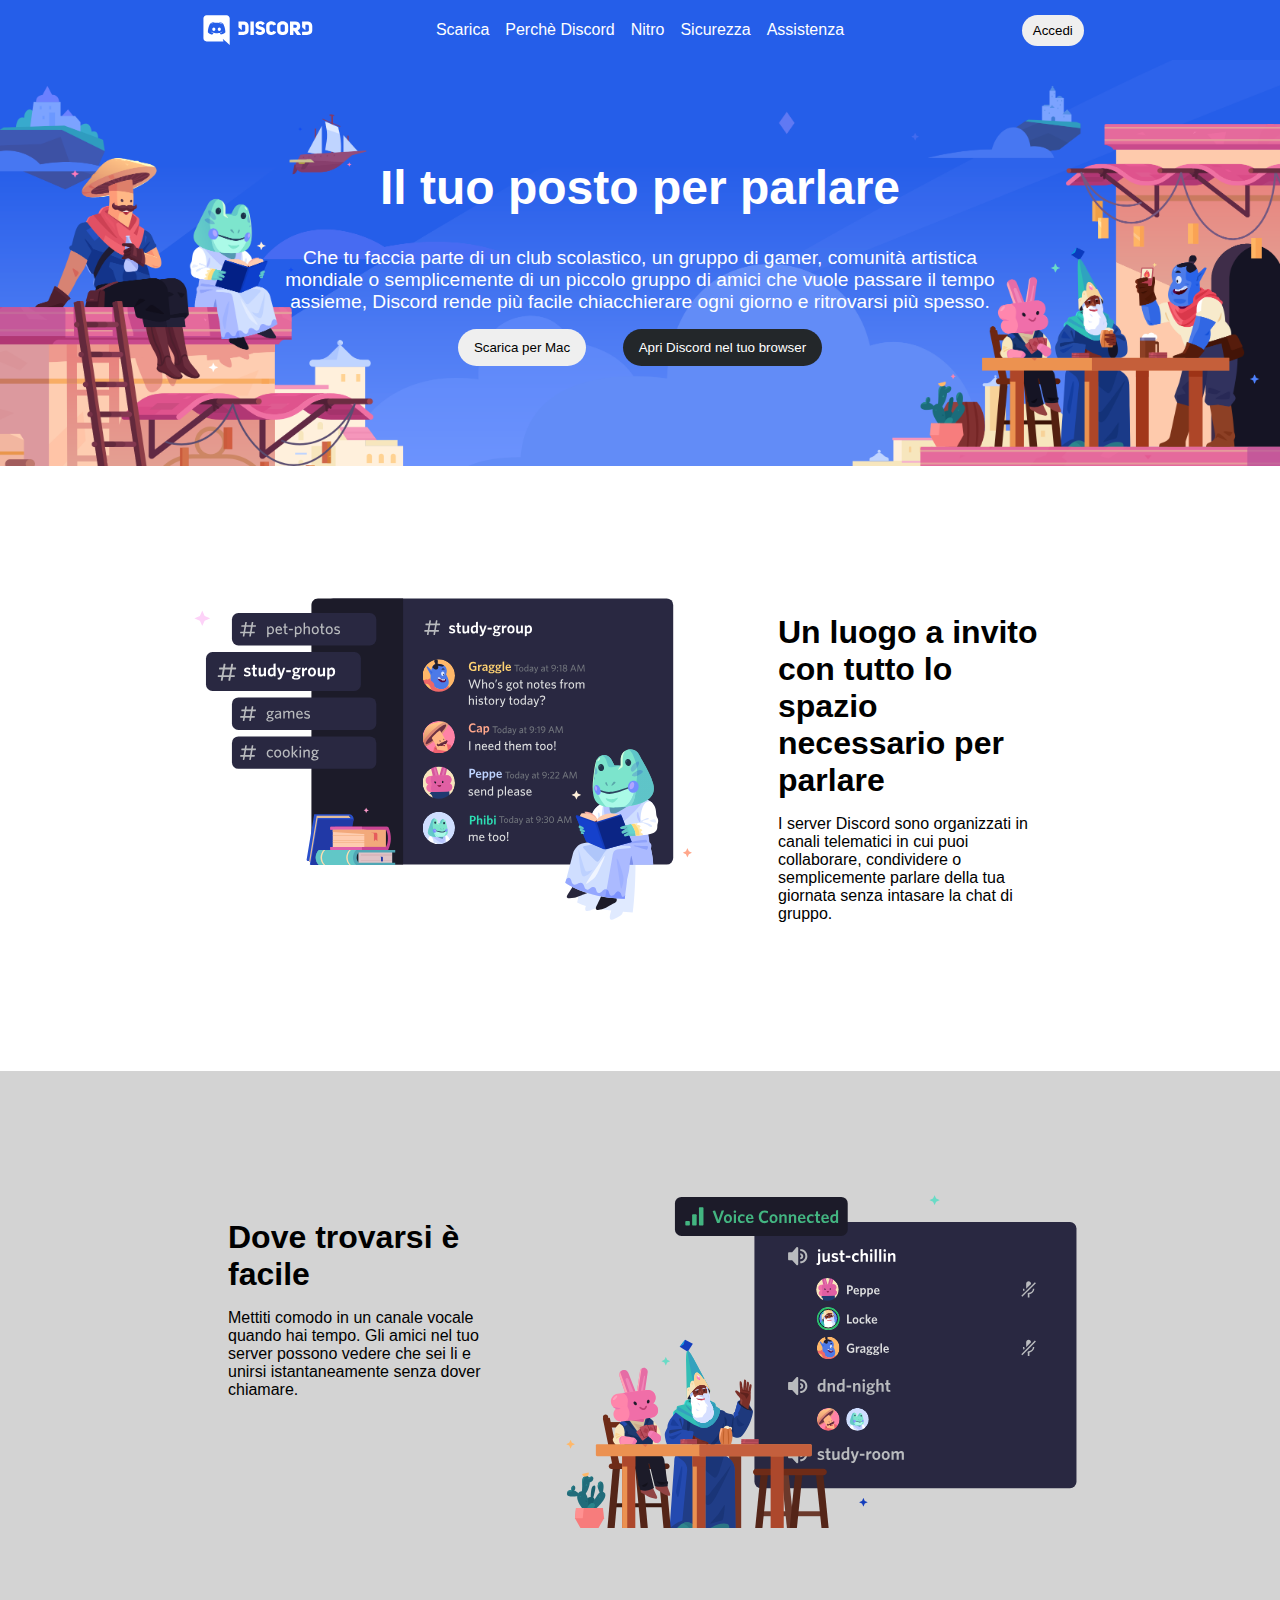
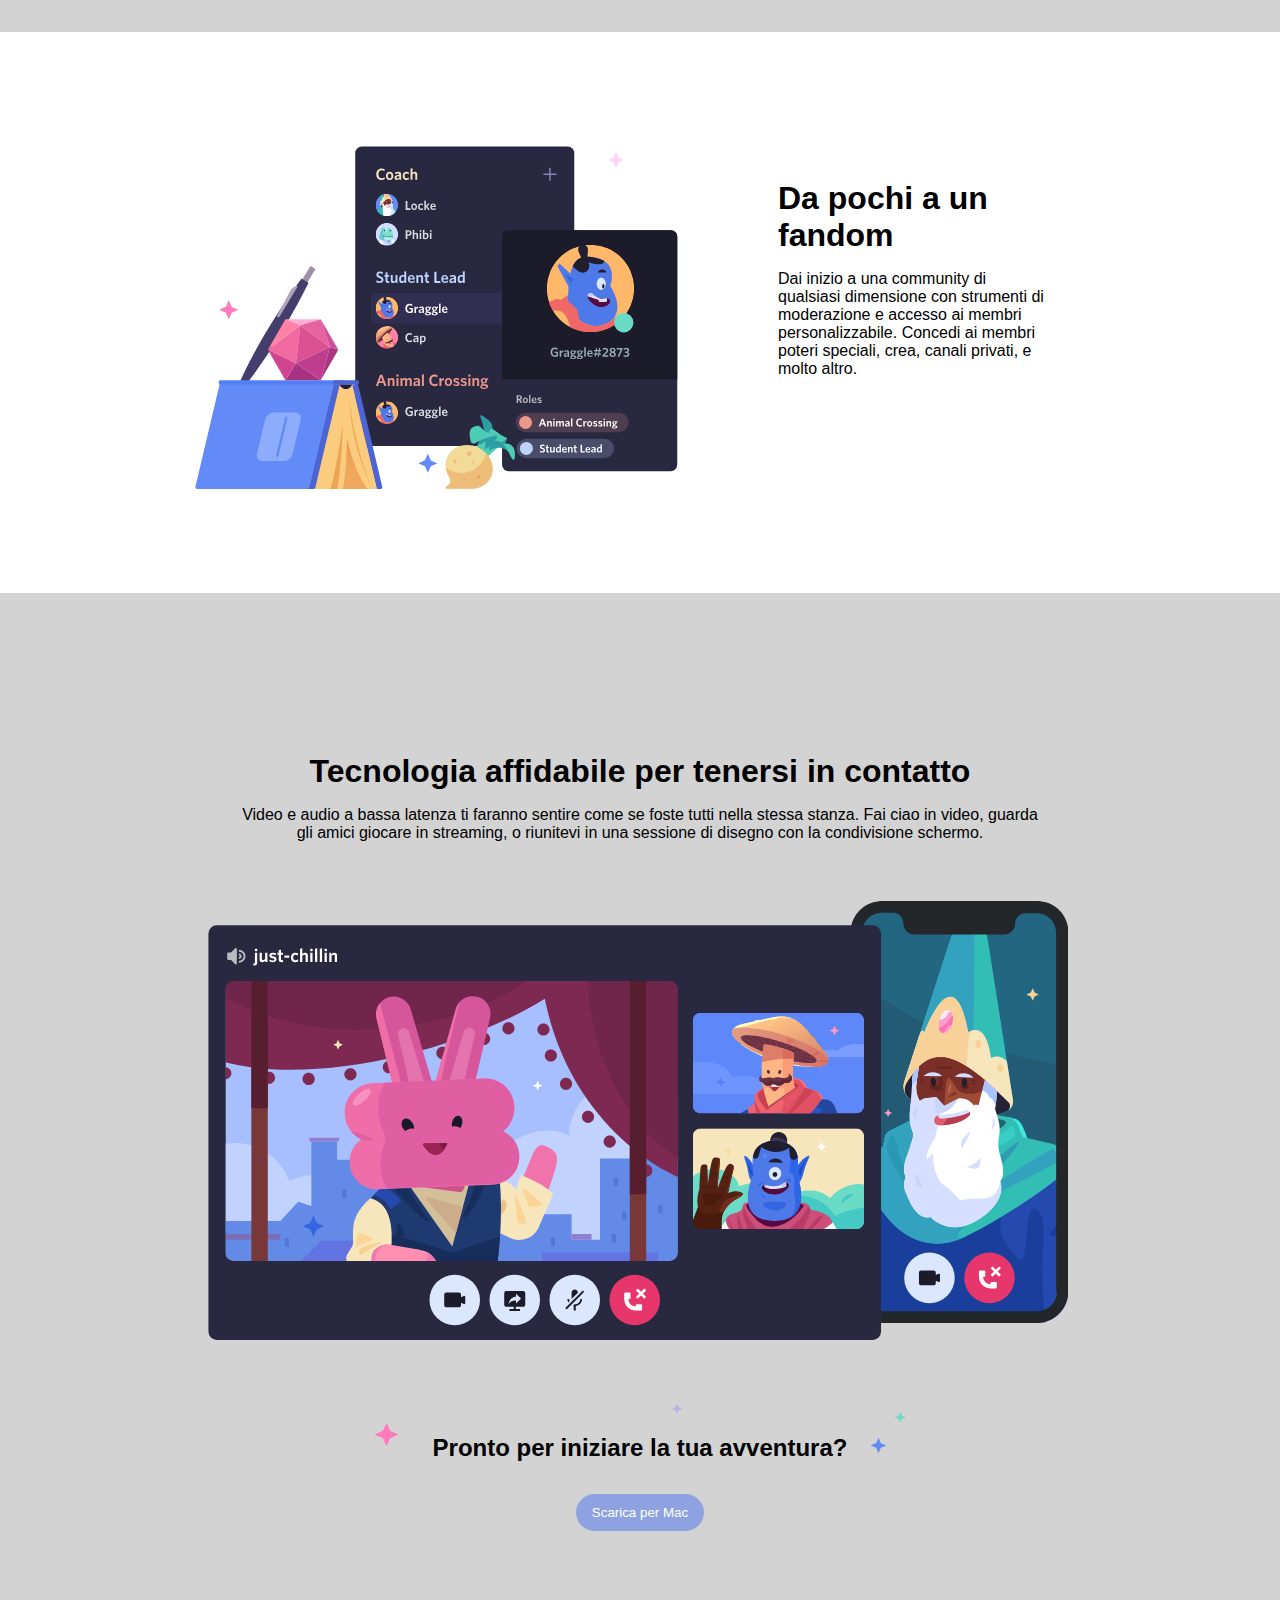
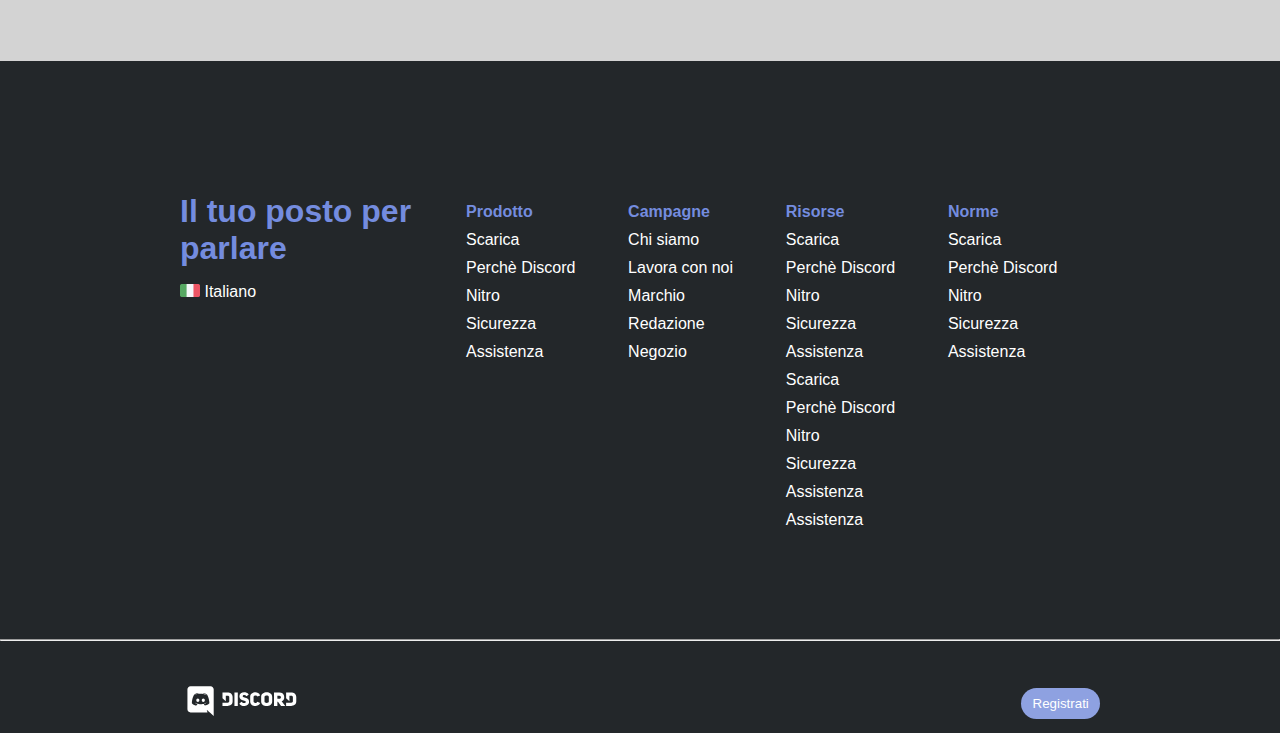
<file: index.html>
<!DOCTYPE html>
<html lang="en">
<head>
    <meta charset="UTF-8">
    <meta http-equiv="X-UA-Compatible" content="IE=edge">
    <meta name="viewport" content="width=device-width, initial-scale=1.0">
    <title>Discord</title>
    <link rel="stylesheet" href="css/style.css">
    <link rel="preconnect" href="https://fonts.googleapis.com">
    <link rel="preconnect" href="https://fonts.gstatic.com" crossorigin>
    <link href="https://fonts.googleapis.com/css2?family=Poppins&display=swap" rel="stylesheet">
    <link rel="stylesheet" href="https://cdnjs.cloudflare.com/ajax/libs/font-awesome/6.2.0/css/all.min.css" integrity="sha512-xh6O/CkQoPOWDdYTDqeRdPCVd1SpvCA9XXcUnZS2FmJNp1coAFzvtCN9BmamE+4aHK8yyUHUSCcJHgXloTyT2A==" crossorigin="anonymous" referrerpolicy="no-referrer" />
</head>
<body>
    <nav>
        <div class="nav container">
            <div class="logo"><svg width="124" height="30" viewBox="0 0 124 34" xmlns="http://www.w3.org/2000/svg"><g fill="#fff"><path d="M18.1558 14.297C17.1868 14.297 16.4218 15.13 16.4218 16.167C16.4218 17.204 17.2038 18.037 18.1558 18.037C19.1248 18.037 19.8898 17.204 19.8898 16.167C19.8898 15.13 19.1078 14.297 18.1558 14.297ZM11.9508 14.297C10.9818 14.297 10.2168 15.13 10.2168 16.167C10.2168 17.204 10.9988 18.037 11.9508 18.037C12.9198 18.037 13.6848 17.204 13.6848 16.167C13.7018 15.13 12.9198 14.297 11.9508 14.297Z"></path><path d="M26.4178 0.152954H3.63783C1.71683 0.152954 0.152832 1.71695 0.152832 3.63795V26.418C0.152832 28.339 1.71683 29.903 3.63783 29.903H22.9158L22.0148 26.792L24.1908 28.798L26.2478 30.685L29.9198 33.864V3.63795C29.9028 1.71695 28.3388 0.152954 26.4178 0.152954ZM19.8558 22.168C19.8558 22.168 19.2438 21.437 18.7338 20.808C20.9608 20.179 21.8108 18.802 21.8108 18.802C21.1138 19.261 20.4508 19.584 19.8558 19.805C19.0058 20.162 18.1898 20.383 17.3908 20.536C15.7588 20.842 14.2628 20.757 12.9878 20.519C12.0188 20.332 11.1858 20.077 10.4888 19.788C10.0978 19.635 9.67283 19.448 9.24783 19.21C9.19683 19.176 9.14583 19.159 9.09483 19.125C9.06083 19.108 9.04383 19.091 9.02683 19.091C8.72083 18.921 8.55083 18.802 8.55083 18.802C8.55083 18.802 9.36683 20.145 11.5258 20.791C11.0158 21.437 10.3868 22.185 10.3868 22.185C6.62983 22.066 5.20183 19.618 5.20183 19.618C5.20183 14.195 7.64983 9.79195 7.64983 9.79195C10.0978 7.97295 12.4098 8.02395 12.4098 8.02395L12.5798 8.22795C9.51983 9.09495 8.12583 10.438 8.12583 10.438C8.12583 10.438 8.49983 10.234 9.12883 9.96195C10.9478 9.16295 12.3928 8.95895 12.9878 8.89095C13.0898 8.87395 13.1748 8.85695 13.2768 8.85695C14.3138 8.72095 15.4868 8.68695 16.7108 8.82295C18.3258 9.00995 20.0598 9.48595 21.8278 10.438C21.8278 10.438 20.4848 9.16295 17.5948 8.29595L17.8328 8.02395C17.8328 8.02395 20.1618 7.97295 22.5928 9.79195C22.5928 9.79195 25.0408 14.195 25.0408 19.618C25.0408 19.601 23.6128 22.049 19.8558 22.168ZM45.5258 7.42895H39.8818V13.77L43.6388 17.153V10.999H45.6448C46.9198 10.999 47.5488 11.611 47.5488 12.597V17.306C47.5488 18.292 46.9538 18.955 45.6448 18.955H39.8648V22.542H45.5088C48.5348 22.559 51.3738 21.046 51.3738 17.578V12.512C51.3908 8.97595 48.5518 7.42895 45.5258 7.42895ZM75.1058 17.578V12.376C75.1058 10.506 78.4718 10.081 79.4918 11.951L82.6028 10.693C81.3788 8.00695 79.1518 7.22495 77.2988 7.22495C74.2728 7.22495 71.2808 8.97595 71.2808 12.376V17.578C71.2808 21.012 74.2728 22.729 77.2308 22.729C79.1348 22.729 81.4128 21.794 82.6708 19.346L79.3388 17.816C78.5228 19.907 75.1058 19.397 75.1058 17.578ZM64.8208 13.09C63.6478 12.835 62.8658 12.41 62.8148 11.679C62.8828 9.92795 65.5858 9.85995 67.1668 11.543L69.6658 9.62195C68.1018 7.71795 66.3338 7.20795 64.5148 7.20795C61.7438 7.20795 59.0578 8.77195 59.0578 11.73C59.0578 14.603 61.2678 16.15 63.6988 16.524C64.9398 16.694 66.3168 17.187 66.2828 18.037C66.1808 19.652 62.8488 19.567 61.3358 17.731L58.9218 19.992C60.3328 21.811 62.2538 22.729 64.0558 22.729C66.8268 22.729 69.9038 21.131 70.0228 18.207C70.1928 14.518 67.5068 13.583 64.8208 13.09ZM53.4308 22.525H57.2388V7.42895H53.4308V22.525ZM117.64 7.42895H111.996V13.77L115.753 17.153V10.999H117.759C119.034 10.999 119.663 11.611 119.663 12.597V17.306C119.663 18.292 119.068 18.955 117.759 18.955H111.979V22.542H117.64C120.666 22.559 123.505 21.046 123.505 17.578V12.512C123.505 8.97595 120.666 7.42895 117.64 7.42895ZM89.9468 7.22495C86.8188 7.22495 83.7078 8.92495 83.7078 12.41V17.561C83.7078 21.012 86.8358 22.746 89.9808 22.746C93.1088 22.746 96.2198 21.012 96.2198 17.561V12.41C96.2198 8.94195 93.0748 7.22495 89.9468 7.22495ZM92.3948 17.561C92.3948 18.649 91.1708 19.21 89.9638 19.21C88.7398 19.21 87.5158 18.683 87.5158 17.561V12.41C87.5158 11.305 88.7058 10.71 89.8958 10.71C91.1368 10.71 92.3948 11.237 92.3948 12.41V17.561ZM109.888 12.41C109.803 8.87395 107.389 7.44595 104.278 7.44595H98.2428V22.542H102.102V17.748H102.782L106.284 22.542H111.044L106.93 17.357C108.749 16.779 109.888 15.198 109.888 12.41ZM104.346 14.45H102.102V10.999H104.346C106.743 10.999 106.743 14.45 104.346 14.45Z"></path></g></svg></div>
            <div class="link">
                <ul>
                    <li><a href="#">Scarica</a></li>
                    <li><a href="#">Perchè Discord</a></li>
                    <li><a href="#">Nitro</a></li>
                    <li><a href="#">Sicurezza</a></li>
                    <li><a href="#">Assistenza</a></li>
                    
                </ul>
            </div>
            <div class="login"><button>Accedi</button></div>
        </div>
    </nav>
    <section class="blue-bg">
        <div class="container start">
            <div class="start-section">
                <h1>Il tuo posto per parlare</h1>
                <p>Che tu faccia parte di un club scolastico, un gruppo di gamer, comunità artistica mondiale o semplicemente di un piccolo gruppo di amici che vuole passare il tempo assieme, Discord rende più facile chiacchierare ogni giorno e ritrovarsi più spesso.</p>
                <div class="btn-container">
                    <button class="btn-main"><i class="fa-solid fa-down-long"></i> Scarica per Mac</button>
                    <button class="btn-main btn-black btn-font-white">Apri Discord nel tuo browser</button>
                </div>
            </div>
        </div>
    </section>
    <section>
        <div class="container start">
            <div class="row">
                <div class="col">
                    <img src="img/item1.svg" alt="Cartoon photo" width="550px">
                </div>
                <div class="col-2">
                    <h2>Un luogo a invito con tutto lo spazio necessario per parlare</h2>
                    <p>I server Discord sono organizzati in canali telematici in cui puoi collaborare, condividere o semplicemente parlare della tua giornata senza intasare la chat di gruppo.</p>
                </div>
        </div>
    </section>
    <section class="grey-bg">
        <div class="container start">
            <div class="row-reverse">
                <div class="col">
                    <img src="img/item2.svg" alt="Cartoon photo" width="550px">
                </div>
                <div class="col-2">
                    <h2>Dove trovarsi è facile</h2>
                    <p>Mettiti comodo in un canale vocale quando hai tempo. Gli amici nel tuo server possono vedere che sei li e unirsi istantaneamente senza dover chiamare.</p>
                </div>
        </div>
    </section>
    <section>
        <div class="container start">
            <div class="row">
                <div class="col">
                    <img src="img/item3.svg" alt="Cartoon photo" width="550px">
                </div>
                <div class="col-2">
                    <h2>Da pochi a un fandom</h2>
                    <p>Dai inizio a una community di qualsiasi dimensione con strumenti di moderazione e accesso ai membri personalizzabile. Concedi ai membri poteri speciali, crea, canali privati, e molto altro.</p>
                </div>
        </div>
    </section>
    <section class="grey-bg">
        <div class="container start">
            <div class="last-row">
                <div class="last-row-text">
                    <h2>Tecnologia affidabile per tenersi in contatto</h2>
                    <p>Video e audio a bassa latenza ti faranno sentire come se foste tutti nella stessa stanza. Fai ciao in video, guarda gli amici giocare in streaming, o riunitevi in una sessione di disegno con la condivisione schermo.</p>
                </div>
                <img src="img/item4-big.svg" alt="full-screen Cartoon photo" width="100%">
                <div class="download-button">
                    <h2>Pronto per iniziare la tua avventura?</h2>
                    <button class="btn-main btn-indigo btn-font-white"><i class="fa-solid fa-down-long"></i> Scarica per Mac</button>
                </div>
            </div>
        </div>
    </section>
    <section class="black-bg">
        <div class="container start">
            <div class="row">
                <div class="col-4">
                    <h2>Il tuo posto per parlare</h2>
                    <div>
                        <img src="img/ita.png" alt="Italy's flag" width="20px">
                        <span>Italiano <i class="fa-solid fa-angle-down"></i></span>
                    </div>
                    <div class="social">
                        <a href="https://twitter.com/"> <i class="fa-brands fa-twitter"></i></a>
                        <a href="https://www.instagram.com/"><i class="fa-brands fa-instagram"></i></a>
                        <a href="https://www.facebook.com/"><i class="fa-brands fa-facebook"></i></a>
                        <a href="https://www.youtube.com/"><i class="fa-brands fa-youtube"></i></a>
                    </div>
                </div>
                <div class="col-3">
                    <ul>
                        <li class="title">Prodotto</li>
                        <li>Scarica</li>
                        <li>Perchè Discord</li>
                        <li>Nitro</li>
                        <li>Sicurezza</li>
                        <li>Assistenza</li>
                    </ul>
                </div>
                <div class="col-3">
                    <ul>
                        <li class="title">Campagne</li>
                        <li>Chi siamo</li>
                        <li>Lavora con noi</li>
                        <li>Marchio</li>
                        <li>Redazione</li>
                        <li>Negozio</li>
                    </ul>
                </div>
                <div class="col-3">
                    <ul>
                        <li class="title">Risorse</li>
                        <li>Scarica</li>
                        <li>Perchè Discord</li>
                        <li>Nitro</li>
                        <li>Sicurezza</li>
                        <li>Assistenza</li>
                        <li>Scarica</li>
                        <li>Perchè Discord</li>
                        <li>Nitro</li>
                        <li>Sicurezza</li>
                        <li>Assistenza</li>
                        <li>Assistenza</li>
                    </ul>
                </div>
                <div class="col-3">
                    <ul>
                        <li class="title">Norme</li>
                        <li>Scarica</li>
                        <li>Perchè Discord</li>
                        <li>Nitro</li>
                        <li>Sicurezza</li>
                        <li>Assistenza</li>
                    </ul>
                </div>
                
        </div>
    </section>
    <hr>
    <section class="black-bg">
        <div class="footer container ">
            <div class="footer-logo">
                <svg width="124" height="30" viewBox="0 0 124 34" xmlns="http://www.w3.org/2000/svg"><g fill="#fff"><path d="M18.1558 14.297C17.1868 14.297 16.4218 15.13 16.4218 16.167C16.4218 17.204 17.2038 18.037 18.1558 18.037C19.1248 18.037 19.8898 17.204 19.8898 16.167C19.8898 15.13 19.1078 14.297 18.1558 14.297ZM11.9508 14.297C10.9818 14.297 10.2168 15.13 10.2168 16.167C10.2168 17.204 10.9988 18.037 11.9508 18.037C12.9198 18.037 13.6848 17.204 13.6848 16.167C13.7018 15.13 12.9198 14.297 11.9508 14.297Z"></path><path d="M26.4178 0.152954H3.63783C1.71683 0.152954 0.152832 1.71695 0.152832 3.63795V26.418C0.152832 28.339 1.71683 29.903 3.63783 29.903H22.9158L22.0148 26.792L24.1908 28.798L26.2478 30.685L29.9198 33.864V3.63795C29.9028 1.71695 28.3388 0.152954 26.4178 0.152954ZM19.8558 22.168C19.8558 22.168 19.2438 21.437 18.7338 20.808C20.9608 20.179 21.8108 18.802 21.8108 18.802C21.1138 19.261 20.4508 19.584 19.8558 19.805C19.0058 20.162 18.1898 20.383 17.3908 20.536C15.7588 20.842 14.2628 20.757 12.9878 20.519C12.0188 20.332 11.1858 20.077 10.4888 19.788C10.0978 19.635 9.67283 19.448 9.24783 19.21C9.19683 19.176 9.14583 19.159 9.09483 19.125C9.06083 19.108 9.04383 19.091 9.02683 19.091C8.72083 18.921 8.55083 18.802 8.55083 18.802C8.55083 18.802 9.36683 20.145 11.5258 20.791C11.0158 21.437 10.3868 22.185 10.3868 22.185C6.62983 22.066 5.20183 19.618 5.20183 19.618C5.20183 14.195 7.64983 9.79195 7.64983 9.79195C10.0978 7.97295 12.4098 8.02395 12.4098 8.02395L12.5798 8.22795C9.51983 9.09495 8.12583 10.438 8.12583 10.438C8.12583 10.438 8.49983 10.234 9.12883 9.96195C10.9478 9.16295 12.3928 8.95895 12.9878 8.89095C13.0898 8.87395 13.1748 8.85695 13.2768 8.85695C14.3138 8.72095 15.4868 8.68695 16.7108 8.82295C18.3258 9.00995 20.0598 9.48595 21.8278 10.438C21.8278 10.438 20.4848 9.16295 17.5948 8.29595L17.8328 8.02395C17.8328 8.02395 20.1618 7.97295 22.5928 9.79195C22.5928 9.79195 25.0408 14.195 25.0408 19.618C25.0408 19.601 23.6128 22.049 19.8558 22.168ZM45.5258 7.42895H39.8818V13.77L43.6388 17.153V10.999H45.6448C46.9198 10.999 47.5488 11.611 47.5488 12.597V17.306C47.5488 18.292 46.9538 18.955 45.6448 18.955H39.8648V22.542H45.5088C48.5348 22.559 51.3738 21.046 51.3738 17.578V12.512C51.3908 8.97595 48.5518 7.42895 45.5258 7.42895ZM75.1058 17.578V12.376C75.1058 10.506 78.4718 10.081 79.4918 11.951L82.6028 10.693C81.3788 8.00695 79.1518 7.22495 77.2988 7.22495C74.2728 7.22495 71.2808 8.97595 71.2808 12.376V17.578C71.2808 21.012 74.2728 22.729 77.2308 22.729C79.1348 22.729 81.4128 21.794 82.6708 19.346L79.3388 17.816C78.5228 19.907 75.1058 19.397 75.1058 17.578ZM64.8208 13.09C63.6478 12.835 62.8658 12.41 62.8148 11.679C62.8828 9.92795 65.5858 9.85995 67.1668 11.543L69.6658 9.62195C68.1018 7.71795 66.3338 7.20795 64.5148 7.20795C61.7438 7.20795 59.0578 8.77195 59.0578 11.73C59.0578 14.603 61.2678 16.15 63.6988 16.524C64.9398 16.694 66.3168 17.187 66.2828 18.037C66.1808 19.652 62.8488 19.567 61.3358 17.731L58.9218 19.992C60.3328 21.811 62.2538 22.729 64.0558 22.729C66.8268 22.729 69.9038 21.131 70.0228 18.207C70.1928 14.518 67.5068 13.583 64.8208 13.09ZM53.4308 22.525H57.2388V7.42895H53.4308V22.525ZM117.64 7.42895H111.996V13.77L115.753 17.153V10.999H117.759C119.034 10.999 119.663 11.611 119.663 12.597V17.306C119.663 18.292 119.068 18.955 117.759 18.955H111.979V22.542H117.64C120.666 22.559 123.505 21.046 123.505 17.578V12.512C123.505 8.97595 120.666 7.42895 117.64 7.42895ZM89.9468 7.22495C86.8188 7.22495 83.7078 8.92495 83.7078 12.41V17.561C83.7078 21.012 86.8358 22.746 89.9808 22.746C93.1088 22.746 96.2198 21.012 96.2198 17.561V12.41C96.2198 8.94195 93.0748 7.22495 89.9468 7.22495ZM92.3948 17.561C92.3948 18.649 91.1708 19.21 89.9638 19.21C88.7398 19.21 87.5158 18.683 87.5158 17.561V12.41C87.5158 11.305 88.7058 10.71 89.8958 10.71C91.1368 10.71 92.3948 11.237 92.3948 12.41V17.561ZM109.888 12.41C109.803 8.87395 107.389 7.44595 104.278 7.44595H98.2428V22.542H102.102V17.748H102.782L106.284 22.542H111.044L106.93 17.357C108.749 16.779 109.888 15.198 109.888 12.41ZM104.346 14.45H102.102V10.999H104.346C106.743 10.999 106.743 14.45 104.346 14.45Z"></path></g></svg>
            </div>
            <button class="btn-indigo btn-font-white">Registrati</button>
        </div>
    </section>
</body>
</html>
</file>
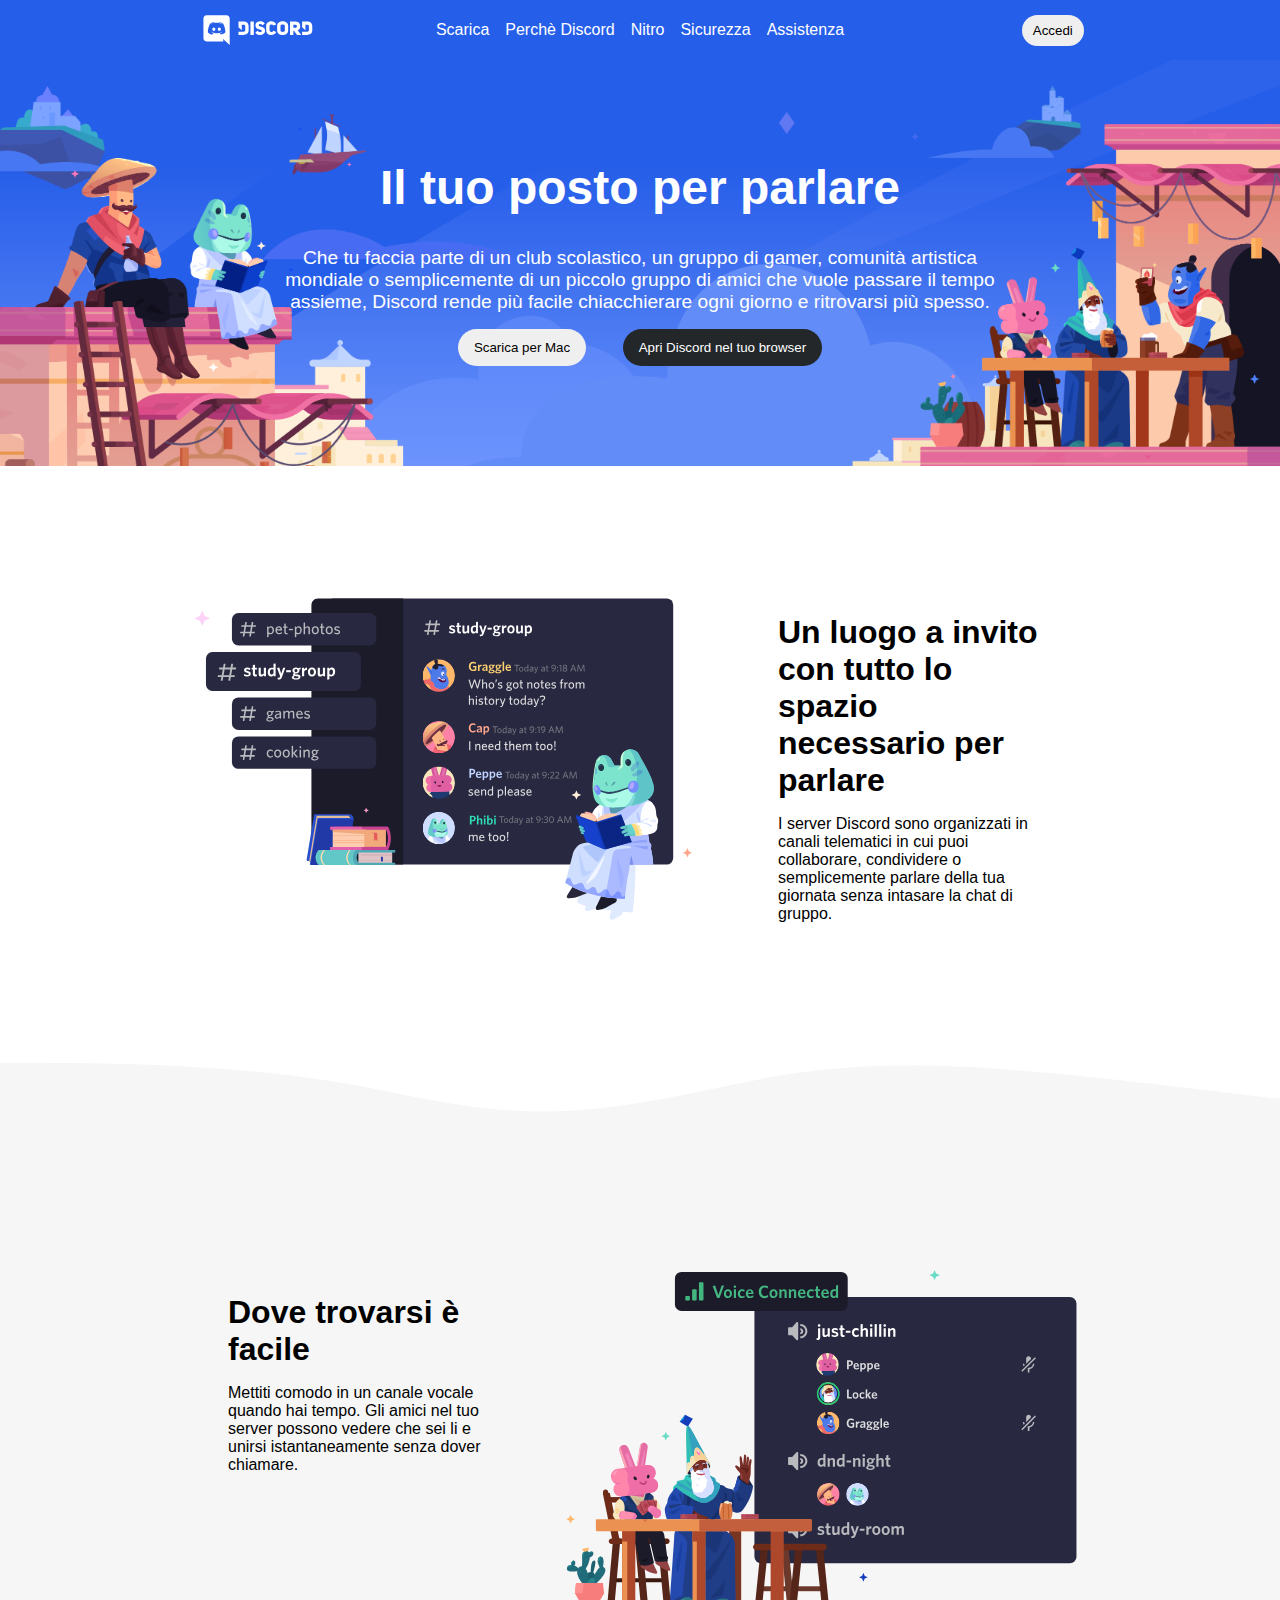
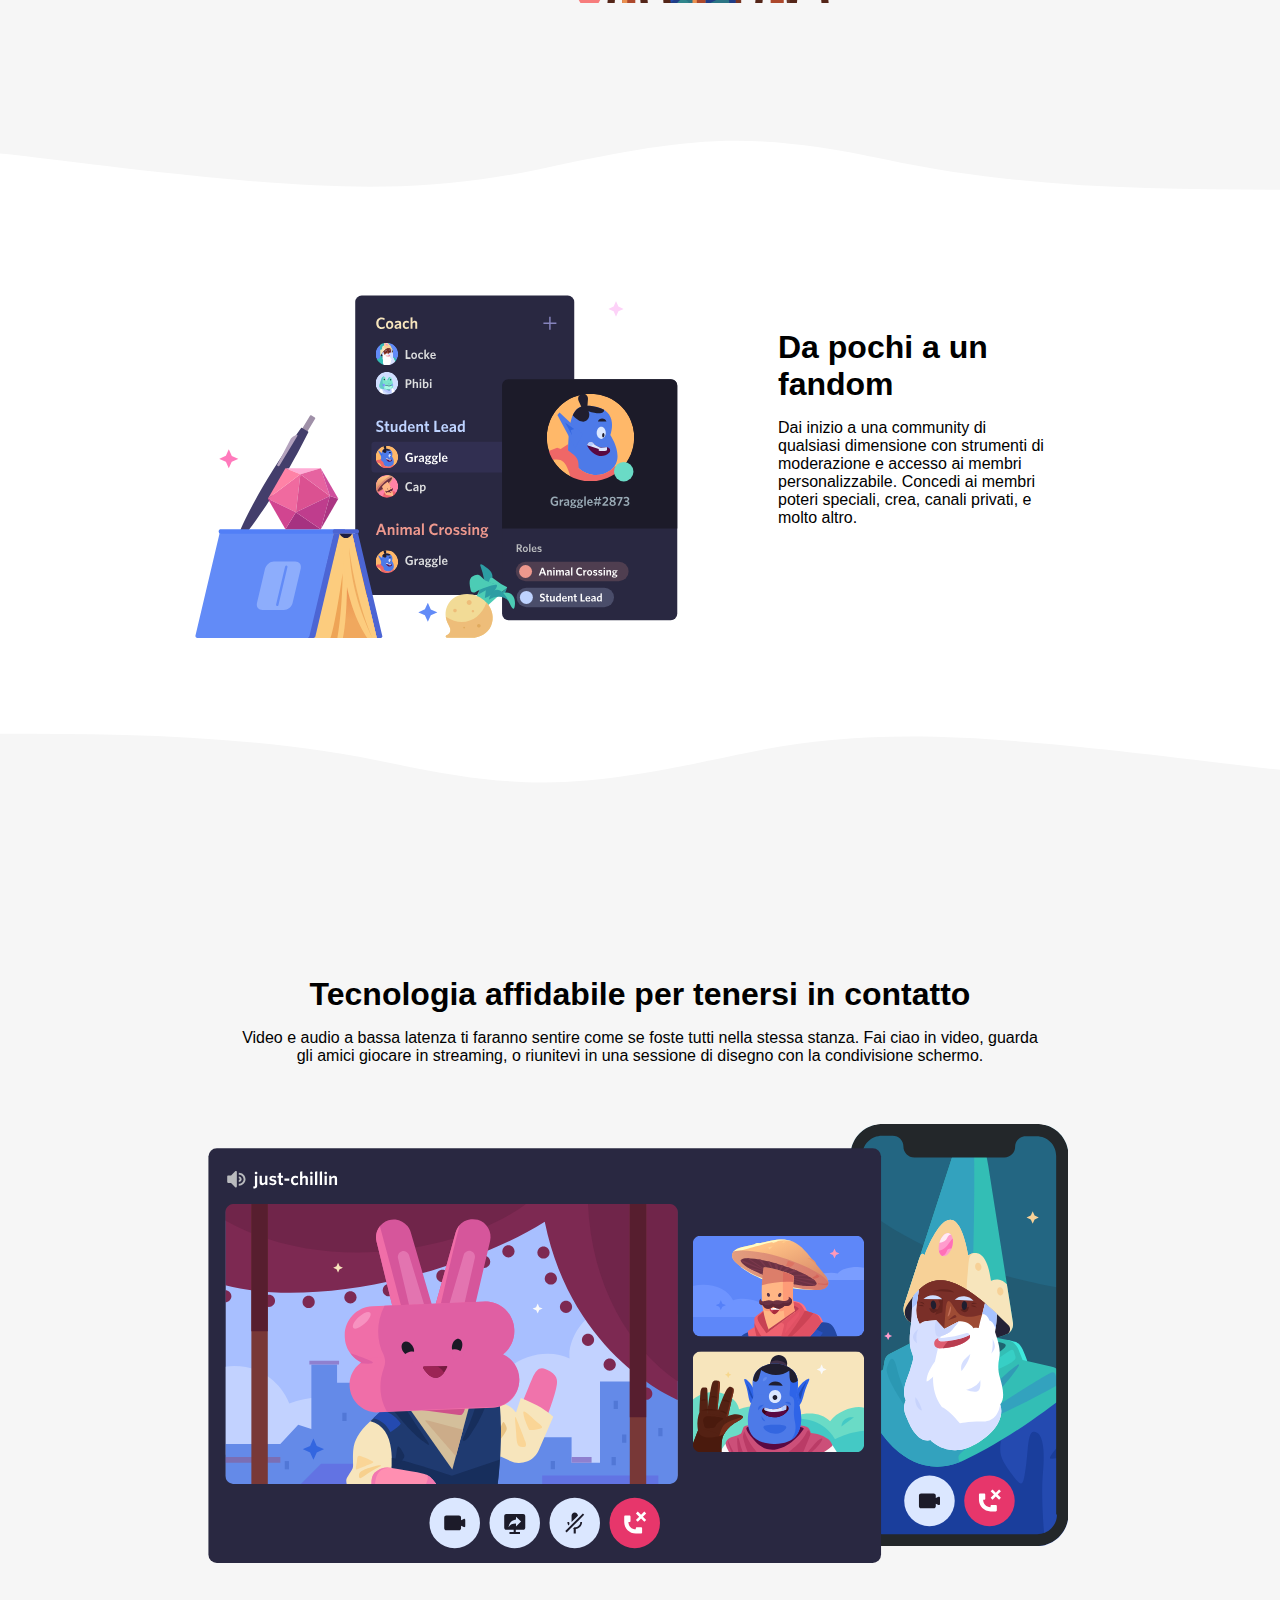
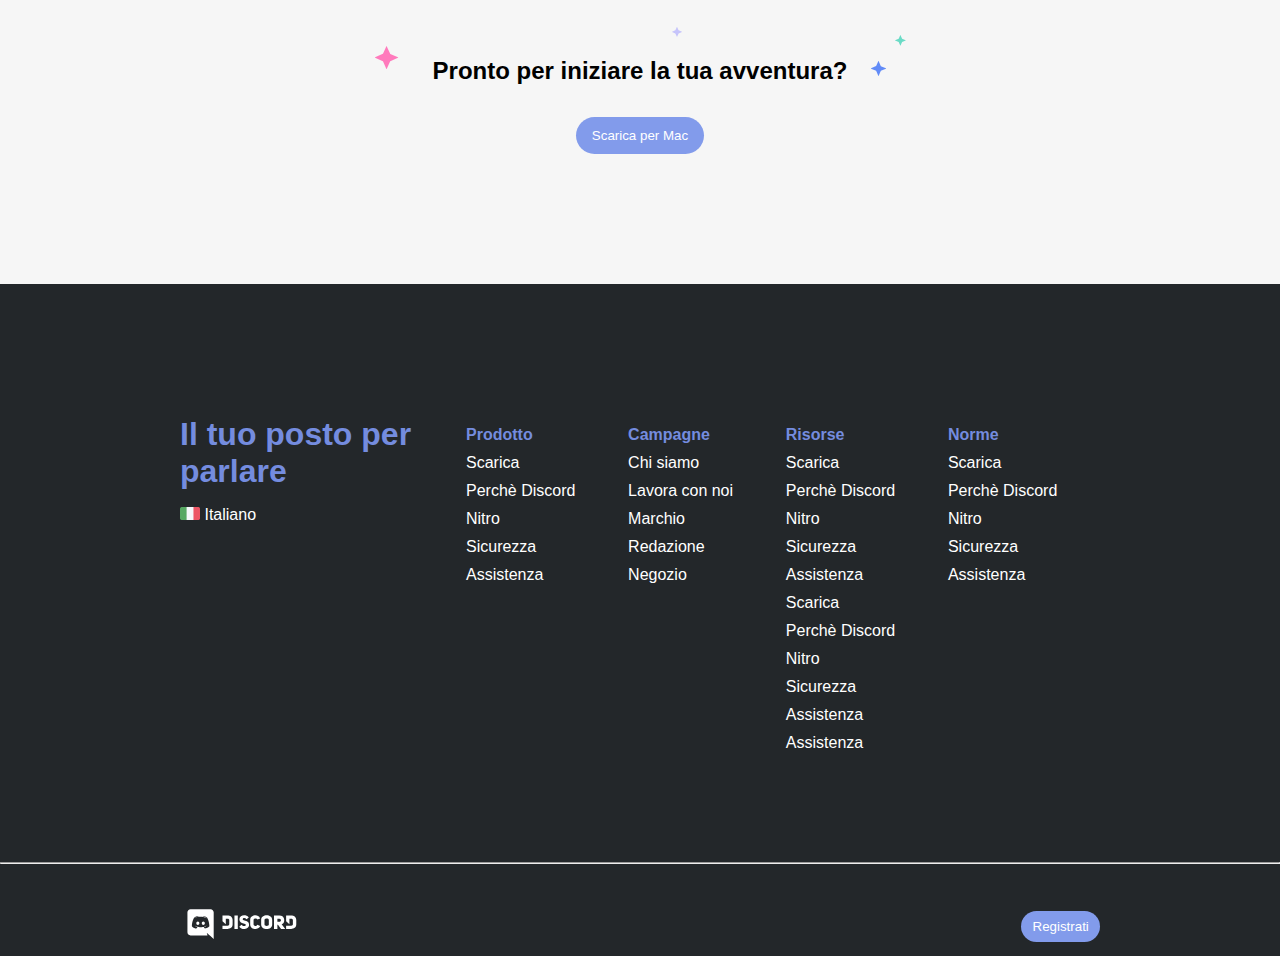
<file: bonus.html>
<!DOCTYPE html>
<html lang="en">
<head>
    <meta charset="UTF-8">
    <meta http-equiv="X-UA-Compatible" content="IE=edge">
    <meta name="viewport" content="width=device-width, initial-scale=1.0">
    <title>Discord</title>
    <link rel="stylesheet" href="css/bonus.css">
    <link rel="preconnect" href="https://fonts.googleapis.com">
    <link rel="preconnect" href="https://fonts.gstatic.com" crossorigin>
    <link href="https://fonts.googleapis.com/css2?family=Poppins&display=swap" rel="stylesheet">
    <link rel="stylesheet" href="https://cdnjs.cloudflare.com/ajax/libs/font-awesome/6.2.0/css/all.min.css" integrity="sha512-xh6O/CkQoPOWDdYTDqeRdPCVd1SpvCA9XXcUnZS2FmJNp1coAFzvtCN9BmamE+4aHK8yyUHUSCcJHgXloTyT2A==" crossorigin="anonymous" referrerpolicy="no-referrer" />
</head>
<body>
    <nav>
        <div class="nav container">
            <div class="logo"><svg width="124" height="30" viewBox="0 0 124 34" xmlns="http://www.w3.org/2000/svg"><g fill="#fff"><path d="M18.1558 14.297C17.1868 14.297 16.4218 15.13 16.4218 16.167C16.4218 17.204 17.2038 18.037 18.1558 18.037C19.1248 18.037 19.8898 17.204 19.8898 16.167C19.8898 15.13 19.1078 14.297 18.1558 14.297ZM11.9508 14.297C10.9818 14.297 10.2168 15.13 10.2168 16.167C10.2168 17.204 10.9988 18.037 11.9508 18.037C12.9198 18.037 13.6848 17.204 13.6848 16.167C13.7018 15.13 12.9198 14.297 11.9508 14.297Z"></path><path d="M26.4178 0.152954H3.63783C1.71683 0.152954 0.152832 1.71695 0.152832 3.63795V26.418C0.152832 28.339 1.71683 29.903 3.63783 29.903H22.9158L22.0148 26.792L24.1908 28.798L26.2478 30.685L29.9198 33.864V3.63795C29.9028 1.71695 28.3388 0.152954 26.4178 0.152954ZM19.8558 22.168C19.8558 22.168 19.2438 21.437 18.7338 20.808C20.9608 20.179 21.8108 18.802 21.8108 18.802C21.1138 19.261 20.4508 19.584 19.8558 19.805C19.0058 20.162 18.1898 20.383 17.3908 20.536C15.7588 20.842 14.2628 20.757 12.9878 20.519C12.0188 20.332 11.1858 20.077 10.4888 19.788C10.0978 19.635 9.67283 19.448 9.24783 19.21C9.19683 19.176 9.14583 19.159 9.09483 19.125C9.06083 19.108 9.04383 19.091 9.02683 19.091C8.72083 18.921 8.55083 18.802 8.55083 18.802C8.55083 18.802 9.36683 20.145 11.5258 20.791C11.0158 21.437 10.3868 22.185 10.3868 22.185C6.62983 22.066 5.20183 19.618 5.20183 19.618C5.20183 14.195 7.64983 9.79195 7.64983 9.79195C10.0978 7.97295 12.4098 8.02395 12.4098 8.02395L12.5798 8.22795C9.51983 9.09495 8.12583 10.438 8.12583 10.438C8.12583 10.438 8.49983 10.234 9.12883 9.96195C10.9478 9.16295 12.3928 8.95895 12.9878 8.89095C13.0898 8.87395 13.1748 8.85695 13.2768 8.85695C14.3138 8.72095 15.4868 8.68695 16.7108 8.82295C18.3258 9.00995 20.0598 9.48595 21.8278 10.438C21.8278 10.438 20.4848 9.16295 17.5948 8.29595L17.8328 8.02395C17.8328 8.02395 20.1618 7.97295 22.5928 9.79195C22.5928 9.79195 25.0408 14.195 25.0408 19.618C25.0408 19.601 23.6128 22.049 19.8558 22.168ZM45.5258 7.42895H39.8818V13.77L43.6388 17.153V10.999H45.6448C46.9198 10.999 47.5488 11.611 47.5488 12.597V17.306C47.5488 18.292 46.9538 18.955 45.6448 18.955H39.8648V22.542H45.5088C48.5348 22.559 51.3738 21.046 51.3738 17.578V12.512C51.3908 8.97595 48.5518 7.42895 45.5258 7.42895ZM75.1058 17.578V12.376C75.1058 10.506 78.4718 10.081 79.4918 11.951L82.6028 10.693C81.3788 8.00695 79.1518 7.22495 77.2988 7.22495C74.2728 7.22495 71.2808 8.97595 71.2808 12.376V17.578C71.2808 21.012 74.2728 22.729 77.2308 22.729C79.1348 22.729 81.4128 21.794 82.6708 19.346L79.3388 17.816C78.5228 19.907 75.1058 19.397 75.1058 17.578ZM64.8208 13.09C63.6478 12.835 62.8658 12.41 62.8148 11.679C62.8828 9.92795 65.5858 9.85995 67.1668 11.543L69.6658 9.62195C68.1018 7.71795 66.3338 7.20795 64.5148 7.20795C61.7438 7.20795 59.0578 8.77195 59.0578 11.73C59.0578 14.603 61.2678 16.15 63.6988 16.524C64.9398 16.694 66.3168 17.187 66.2828 18.037C66.1808 19.652 62.8488 19.567 61.3358 17.731L58.9218 19.992C60.3328 21.811 62.2538 22.729 64.0558 22.729C66.8268 22.729 69.9038 21.131 70.0228 18.207C70.1928 14.518 67.5068 13.583 64.8208 13.09ZM53.4308 22.525H57.2388V7.42895H53.4308V22.525ZM117.64 7.42895H111.996V13.77L115.753 17.153V10.999H117.759C119.034 10.999 119.663 11.611 119.663 12.597V17.306C119.663 18.292 119.068 18.955 117.759 18.955H111.979V22.542H117.64C120.666 22.559 123.505 21.046 123.505 17.578V12.512C123.505 8.97595 120.666 7.42895 117.64 7.42895ZM89.9468 7.22495C86.8188 7.22495 83.7078 8.92495 83.7078 12.41V17.561C83.7078 21.012 86.8358 22.746 89.9808 22.746C93.1088 22.746 96.2198 21.012 96.2198 17.561V12.41C96.2198 8.94195 93.0748 7.22495 89.9468 7.22495ZM92.3948 17.561C92.3948 18.649 91.1708 19.21 89.9638 19.21C88.7398 19.21 87.5158 18.683 87.5158 17.561V12.41C87.5158 11.305 88.7058 10.71 89.8958 10.71C91.1368 10.71 92.3948 11.237 92.3948 12.41V17.561ZM109.888 12.41C109.803 8.87395 107.389 7.44595 104.278 7.44595H98.2428V22.542H102.102V17.748H102.782L106.284 22.542H111.044L106.93 17.357C108.749 16.779 109.888 15.198 109.888 12.41ZM104.346 14.45H102.102V10.999H104.346C106.743 10.999 106.743 14.45 104.346 14.45Z"></path></g></svg></div>
            <div class="link">
                <ul>
                    <li><a href="#">Scarica</a></li>
                    <li><a href="#">Perchè Discord</a></li>
                    <li><a href="#">Nitro</a></li>
                    <li><a href="#">Sicurezza</a></li>
                    <li><a href="#">Assistenza</a></li>
                    
                </ul>
            </div>
            <div class="login"><button>Accedi</button></div>
        </div>
    </nav>
    <section class="blue-bg">
        <div class="container start">
            <div class="start-section">
                <h1>Il tuo posto per parlare</h1>
                <p>Che tu faccia parte di un club scolastico, un gruppo di gamer, comunità artistica mondiale o semplicemente di un piccolo gruppo di amici che vuole passare il tempo assieme, Discord rende più facile chiacchierare ogni giorno e ritrovarsi più spesso.</p>
                <div class="btn-container">
                    <button class="btn-main"><i class="fa-solid fa-down-long"></i> Scarica per Mac</button>
                    <button class="btn-main btn-black btn-font-white">Apri Discord nel tuo browser</button>
                </div>
            </div>
        </div>
    </section>
    <section>
        <div class="container start">
            <div class="row">
                <div class="col">
                    <img src="img/item1.svg" alt="Cartoon photo" width="550px">
                </div>
                <div class="col-2">
                    <h2>Un luogo a invito con tutto lo spazio necessario per parlare</h2>
                    <p>I server Discord sono organizzati in canali telematici in cui puoi collaborare, condividere o semplicemente parlare della tua giornata senza intasare la chat di gruppo.</p>
                </div>
        </div>
    </section>
    <div class="wave"><svg class="wave-1hkxOo" version="1.1" xmlns="http://www.w3.org/2000/svg" viewBox="0 0 1440 100" preserveAspectRatio="none"><path class="wavePath-haxJK1 animationPaused-2hZ4IO" d="M826.337463,25.5396311 C670.970254,58.655965 603.696181,68.7870267 447.802481,35.1443383 C293.342778,1.81111414 137.33377,1.81111414 0,1.81111414 L0,150 L1920,150 L1920,1.81111414 C1739.53523,-16.6853983 1679.86404,73.1607868 1389.7826,37.4859505 C1099.70117,1.81111414 981.704672,-7.57670281 826.337463,25.5396311 Z" fill="currentColor"></path></svg></div>
    <section class="grey-bg">
        <div class="container start">
            <div class="row-reverse">
                <div class="col">
                    <img src="img/item2.svg" alt="Cartoon photo" width="550px">
                </div>
                <div class="col-2">
                    <h2>Dove trovarsi è facile</h2>
                    <p>Mettiti comodo in un canale vocale quando hai tempo. Gli amici nel tuo server possono vedere che sei li e unirsi istantaneamente senza dover chiamare.</p>
                </div>
        </div>
    </section>
    <div class="wave-reverse"><svg class="wave-1hkxOo" version="1.1" xmlns="http://www.w3.org/2000/svg" viewBox="0 0 1440 100" preserveAspectRatio="none"><path class="wavePath-haxJK1 animationPaused-2hZ4IO" d="M826.337463,25.5396311 C670.970254,58.655965 603.696181,68.7870267 447.802481,35.1443383 C293.342778,1.81111414 137.33377,1.81111414 0,1.81111414 L0,150 L1920,150 L1920,1.81111414 C1739.53523,-16.6853983 1679.86404,73.1607868 1389.7826,37.4859505 C1099.70117,1.81111414 981.704672,-7.57670281 826.337463,25.5396311 Z" fill="currentColor"></path></svg></div>
    <section>
        <div class="container start">
            <div class="row">
                <div class="col">
                    <img src="img/item3.svg" alt="Cartoon photo" width="550px">
                </div>
                <div class="col-2">
                    <h2>Da pochi a un fandom</h2>
                    <p>Dai inizio a una community di qualsiasi dimensione con strumenti di moderazione e accesso ai membri personalizzabile. Concedi ai membri poteri speciali, crea, canali privati, e molto altro.</p>
                </div>
        </div>
    </section>
    <div class="wave"><svg class="wave-1hkxOo" version="1.1" xmlns="http://www.w3.org/2000/svg" viewBox="0 0 1440 100" preserveAspectRatio="none"><path class="wavePath-haxJK1 animationPaused-2hZ4IO" d="M826.337463,25.5396311 C670.970254,58.655965 603.696181,68.7870267 447.802481,35.1443383 C293.342778,1.81111414 137.33377,1.81111414 0,1.81111414 L0,150 L1920,150 L1920,1.81111414 C1739.53523,-16.6853983 1679.86404,73.1607868 1389.7826,37.4859505 C1099.70117,1.81111414 981.704672,-7.57670281 826.337463,25.5396311 Z" fill="currentColor"></path></svg></div>
    <section class="grey-bg">
        <div class="container start">
            <div class="last-row">
                <div class="last-row-text">
                    <h2>Tecnologia affidabile per tenersi in contatto</h2>
                    <p>Video e audio a bassa latenza ti faranno sentire come se foste tutti nella stessa stanza. Fai ciao in video, guarda gli amici giocare in streaming, o riunitevi in una sessione di disegno con la condivisione schermo.</p>
                </div>
                <img src="img/item4-big.svg" alt="full-screen Cartoon photo" width="100%">
                <div class="download-button">
                    <h2>Pronto per iniziare la tua avventura?</h2>
                    <button class="btn-main btn-indigo btn-font-white"><i class="fa-solid fa-down-long"></i> Scarica per Mac</button>
                </div>
            </div>
        </div>
    </section>
    <section class="black-bg">
        <div class="container start">
            <div class="row">
                <div class="col-4">
                    <h2>Il tuo posto per parlare</h2>
                    <div>
                        <img src="img/ita.png" alt="Italy's flag" width="20px">
                        <span>Italiano <i class="fa-solid fa-angle-down"></i></span>
                    </div>
                    <div class="social">
                        <a href="https://twitter.com/" target="_blank"> <i class="fa-brands fa-twitter"></i></a>
                        <a href="https://www.instagram.com/" target="_blank"><i class="fa-brands fa-instagram"></i></a>
                        <a href="https://www.facebook.com/" target="_blank"><i class="fa-brands fa-facebook"></i></a>
                        <a href="https://www.youtube.com/" target="_blank"><i class="fa-brands fa-youtube"></i></a>
                    </div>
                </div>
                <div class="col-3">
                    <ul>
                        <li class="title">Prodotto</li>
                        <li>Scarica</li>
                        <li>Perchè Discord</li>
                        <li>Nitro</li>
                        <li>Sicurezza</li>
                        <li>Assistenza</li>
                    </ul>
                </div>
                <div class="col-3">
                    <ul>
                        <li class="title">Campagne</li>
                        <li>Chi siamo</li>
                        <li>Lavora con noi</li>
                        <li>Marchio</li>
                        <li>Redazione</li>
                        <li>Negozio</li>
                    </ul>
                </div>
                <div class="col-3">
                    <ul>
                        <li class="title">Risorse</li>
                        <li>Scarica</li>
                        <li>Perchè Discord</li>
                        <li>Nitro</li>
                        <li>Sicurezza</li>
                        <li>Assistenza</li>
                        <li>Scarica</li>
                        <li>Perchè Discord</li>
                        <li>Nitro</li>
                        <li>Sicurezza</li>
                        <li>Assistenza</li>
                        <li>Assistenza</li>
                    </ul>
                </div>
                <div class="col-3">
                    <ul>
                        <li class="title">Norme</li>
                        <li>Scarica</li>
                        <li>Perchè Discord</li>
                        <li>Nitro</li>
                        <li>Sicurezza</li>
                        <li>Assistenza</li>
                    </ul>
                </div>
                
        </div>
    </section>
    <hr>
    <section class="black-bg">
        <div class="footer container ">
            <div class="footer-logo">
                <svg width="124" height="30" viewBox="0 0 124 34" xmlns="http://www.w3.org/2000/svg"><g fill="#fff"><path d="M18.1558 14.297C17.1868 14.297 16.4218 15.13 16.4218 16.167C16.4218 17.204 17.2038 18.037 18.1558 18.037C19.1248 18.037 19.8898 17.204 19.8898 16.167C19.8898 15.13 19.1078 14.297 18.1558 14.297ZM11.9508 14.297C10.9818 14.297 10.2168 15.13 10.2168 16.167C10.2168 17.204 10.9988 18.037 11.9508 18.037C12.9198 18.037 13.6848 17.204 13.6848 16.167C13.7018 15.13 12.9198 14.297 11.9508 14.297Z"></path><path d="M26.4178 0.152954H3.63783C1.71683 0.152954 0.152832 1.71695 0.152832 3.63795V26.418C0.152832 28.339 1.71683 29.903 3.63783 29.903H22.9158L22.0148 26.792L24.1908 28.798L26.2478 30.685L29.9198 33.864V3.63795C29.9028 1.71695 28.3388 0.152954 26.4178 0.152954ZM19.8558 22.168C19.8558 22.168 19.2438 21.437 18.7338 20.808C20.9608 20.179 21.8108 18.802 21.8108 18.802C21.1138 19.261 20.4508 19.584 19.8558 19.805C19.0058 20.162 18.1898 20.383 17.3908 20.536C15.7588 20.842 14.2628 20.757 12.9878 20.519C12.0188 20.332 11.1858 20.077 10.4888 19.788C10.0978 19.635 9.67283 19.448 9.24783 19.21C9.19683 19.176 9.14583 19.159 9.09483 19.125C9.06083 19.108 9.04383 19.091 9.02683 19.091C8.72083 18.921 8.55083 18.802 8.55083 18.802C8.55083 18.802 9.36683 20.145 11.5258 20.791C11.0158 21.437 10.3868 22.185 10.3868 22.185C6.62983 22.066 5.20183 19.618 5.20183 19.618C5.20183 14.195 7.64983 9.79195 7.64983 9.79195C10.0978 7.97295 12.4098 8.02395 12.4098 8.02395L12.5798 8.22795C9.51983 9.09495 8.12583 10.438 8.12583 10.438C8.12583 10.438 8.49983 10.234 9.12883 9.96195C10.9478 9.16295 12.3928 8.95895 12.9878 8.89095C13.0898 8.87395 13.1748 8.85695 13.2768 8.85695C14.3138 8.72095 15.4868 8.68695 16.7108 8.82295C18.3258 9.00995 20.0598 9.48595 21.8278 10.438C21.8278 10.438 20.4848 9.16295 17.5948 8.29595L17.8328 8.02395C17.8328 8.02395 20.1618 7.97295 22.5928 9.79195C22.5928 9.79195 25.0408 14.195 25.0408 19.618C25.0408 19.601 23.6128 22.049 19.8558 22.168ZM45.5258 7.42895H39.8818V13.77L43.6388 17.153V10.999H45.6448C46.9198 10.999 47.5488 11.611 47.5488 12.597V17.306C47.5488 18.292 46.9538 18.955 45.6448 18.955H39.8648V22.542H45.5088C48.5348 22.559 51.3738 21.046 51.3738 17.578V12.512C51.3908 8.97595 48.5518 7.42895 45.5258 7.42895ZM75.1058 17.578V12.376C75.1058 10.506 78.4718 10.081 79.4918 11.951L82.6028 10.693C81.3788 8.00695 79.1518 7.22495 77.2988 7.22495C74.2728 7.22495 71.2808 8.97595 71.2808 12.376V17.578C71.2808 21.012 74.2728 22.729 77.2308 22.729C79.1348 22.729 81.4128 21.794 82.6708 19.346L79.3388 17.816C78.5228 19.907 75.1058 19.397 75.1058 17.578ZM64.8208 13.09C63.6478 12.835 62.8658 12.41 62.8148 11.679C62.8828 9.92795 65.5858 9.85995 67.1668 11.543L69.6658 9.62195C68.1018 7.71795 66.3338 7.20795 64.5148 7.20795C61.7438 7.20795 59.0578 8.77195 59.0578 11.73C59.0578 14.603 61.2678 16.15 63.6988 16.524C64.9398 16.694 66.3168 17.187 66.2828 18.037C66.1808 19.652 62.8488 19.567 61.3358 17.731L58.9218 19.992C60.3328 21.811 62.2538 22.729 64.0558 22.729C66.8268 22.729 69.9038 21.131 70.0228 18.207C70.1928 14.518 67.5068 13.583 64.8208 13.09ZM53.4308 22.525H57.2388V7.42895H53.4308V22.525ZM117.64 7.42895H111.996V13.77L115.753 17.153V10.999H117.759C119.034 10.999 119.663 11.611 119.663 12.597V17.306C119.663 18.292 119.068 18.955 117.759 18.955H111.979V22.542H117.64C120.666 22.559 123.505 21.046 123.505 17.578V12.512C123.505 8.97595 120.666 7.42895 117.64 7.42895ZM89.9468 7.22495C86.8188 7.22495 83.7078 8.92495 83.7078 12.41V17.561C83.7078 21.012 86.8358 22.746 89.9808 22.746C93.1088 22.746 96.2198 21.012 96.2198 17.561V12.41C96.2198 8.94195 93.0748 7.22495 89.9468 7.22495ZM92.3948 17.561C92.3948 18.649 91.1708 19.21 89.9638 19.21C88.7398 19.21 87.5158 18.683 87.5158 17.561V12.41C87.5158 11.305 88.7058 10.71 89.8958 10.71C91.1368 10.71 92.3948 11.237 92.3948 12.41V17.561ZM109.888 12.41C109.803 8.87395 107.389 7.44595 104.278 7.44595H98.2428V22.542H102.102V17.748H102.782L106.284 22.542H111.044L106.93 17.357C108.749 16.779 109.888 15.198 109.888 12.41ZM104.346 14.45H102.102V10.999H104.346C106.743 10.999 106.743 14.45 104.346 14.45Z"></path></g></svg>
            </div>
            <button class="btn-indigo btn-font-white">Registrati</button>
        </div>
    </section>
</body>
</html>
</file>
<file: css/style.css>
* {
    box-sizing: border-box;
    margin: 0;
    padding: 0;
    font-family: 'Roboto', sans-serif;
}

.container {
    width: 920px;
    margin: auto;
}

svg {
    cursor: pointer;
}

/* Header */
nav {
    background-color: #255ee9;
    height: 60px;
    display: flex;
}

ul {
    display: flex;
    column-gap: 1rem;
    list-style: none;

}

li>a {
    text-decoration: none;
    color: black;
    height: 100%;
    display: flex;
    align-items: center;
    color: white;
}

li>a:hover {
    text-decoration: underline;

}

.nav {
    display: flex;
    justify-content: space-between;
    background-color: #255ee9;
    height: 2rem;
}

.link {
    display: flex;
    flex-grow: 1;
    justify-content: center;
}

.login,
.logo {
    min-width: 20%;
    height: 100%;
}

.login {
    display: flex;
    justify-content: end;
    align-items: center;
    padding-right: 1rem;
}

.logo {
    display: flex;
    align-items: center;
    padding-left: 1rem;
}

/* Pulsanti */

button {
    border: none;
    padding: 0.5rem 0.7rem;
    border-radius: 25px;
    cursor: pointer;

}


.btn-container>button:first-child {
    margin-right: 2rem;
}

.btn-main {
    padding: 0.7rem 1rem;
}

.btn-font-white {
    color: white;
}

.btn-black {
    background-color: #23272a;
}

.btn-indigo {
    background-color: #8ea1e1;
}

/* Sezioni */
.start-section h1 {
    padding-bottom: 2rem;
    font-size: 3rem;
    color: white;
}

.start-section p {
    font-size: 1.2rem;
    color: white;
    padding-bottom: 1rem;
}

.start-section {
    text-align: center;
    width: 80%;
}

.blue-bg {
    background-image: url(../img/jumbo.png);
    background-size: cover;
    background-repeat: no-repeat;
    background-position: center;
}

.grey-bg {
    background-color: #D3D3D3;
}

.green-bg {
    background-color: #228B22;
}

.black-bg {
    background-color: #23272A;
}

.start {
    display: flex;
    justify-content: center;
    padding: 100px 0px;
}

.row {
    display: flex;
    width: 100%;

}

.col {
    flex-grow: 2;
    text-align: center;
}

.col-2 {
    flex-grow: 1;
    padding: 3rem;
}

.col-2 h2 {
    font-size: 2rem;
}

.col-2 p {
    padding-top: 1rem;
}

.row-reverse {
    display: flex;
    flex-direction: row-reverse;
    width: 100%;
}

/* Ultima Riga */
.last-row-text {
    padding: 60px 60px 0px 60px;
    text-align: center;
}

.last-row-text h2 {
    font-size: 2rem;
}

.last-row-text p {
    padding-top: 1rem;
}

.download-button {
    text-align: center;
    background-image: url(../img/stars.svg);
    background-repeat: no-repeat;
    background-position: top;
    padding: 30px;
}

.download-button h2 {
    margin-bottom: 2rem;
}

/* Footer */

.col-3 {
    padding: 10px;
    flex-grow: 1;

}

.col-4 {
    flex-grow: 2;
    max-width: 30%;

}

.col-4>* {
    margin-bottom: 1rem;
}

.col-4 h2 {
    font-size: 2rem;
    color: #748cdf;

}

.social {
    display: flex;
    column-gap: 1.5rem;
}

span,
span>i,
a>i {
    color: white;
    cursor: pointer;
}

.col-3 ul {
    display: flex;
    flex-direction: column;
    color: white;
    row-gap: 10px;
}

.col-3 ul li:first-child {
    cursor: pointer;
}

.col-3 ul li:not(:first-child):hover {
    text-decoration: underline;
}

.title {
    color: #748cdf;
    font-weight: bold;
}

.footer {
    display: flex;
    justify-content: space-between;
    height: 60px;
    align-items: center;
}


section.black-bg {
    padding-top: 2rem;
}
</file>
<file: css/bonus.css>
* {
    box-sizing: border-box;
    margin: 0;
    padding: 0;
    font-family: 'Roboto', sans-serif;
}

.container {
    width: 920px;
    margin: auto;
}

svg {
    cursor: pointer;
}

/* Header */
nav {
    background-color: #255ee9;
    height: 60px;
    display: flex;
}

ul {
    display: flex;
    column-gap: 1rem;
    list-style: none;

}

li>a {
    text-decoration: none;
    color: black;
    height: 100%;
    display: flex;
    align-items: center;
    color: white;
}

li>a:hover {
    text-decoration: underline;

}

.nav {
    display: flex;
    justify-content: space-between;
    background-color: #255ee9;
    height: 2rem;
}

.link {
    display: flex;
    flex-grow: 1;
    justify-content: center;
}

.login,
.logo {
    min-width: 20%;
    height: 100%;
}

.login {
    display: flex;
    justify-content: end;
    align-items: center;
    padding-right: 1rem;
}

.logo {
    display: flex;
    align-items: center;
    padding-left: 1rem;
}

/* Pulsanti */

button {
    border: none;
    padding: 0.5rem 0.7rem;
    border-radius: 25px;
    cursor: pointer;

}


.btn-container>button:first-child {
    margin-right: 2rem;
}

.btn-main {
    padding: 0.7rem 1rem;
}

.btn-font-white {
    color: white;
}

.btn-black {
    background-color: #23272a;
}

.btn-black:hover {
    background-color: #36393f;
    color: white;
}

.btn-indigo {
    background-color: #829beb;
}

.btn-indigo:hover {
    background-color: #7b82d7;
    color: white;
}

button:hover {
    box-shadow: -5px 3px 10px 1px #36393f;
    color: #5865f2;
}

/* Sezioni */
.start-section h1 {
    padding-bottom: 2rem;
    font-size: 3rem;
    color: white;
}

.start-section p {
    font-size: 1.2rem;
    color: white;
    padding-bottom: 1rem;
}

.start-section {
    text-align: center;
    width: 80%;
}

.blue-bg {
    background-image: url(../img/jumbo.png);
    background-size: cover;
    background-repeat: no-repeat;
    background-position: center;
}

.grey-bg {
    background-color: #f6f6f6;
}


.black-bg {
    background-color: #23272A;
}

.start {
    display: flex;
    justify-content: center;
    padding: 100px 0px;
}

.row {
    display: flex;
    width: 100%;

}

.col {
    flex-grow: 2;
    text-align: center;
}

.col-2 {
    flex-grow: 1;
    padding: 3rem;
}

.col-2 h2 {
    font-size: 2rem;
}

.col-2 p {
    padding-top: 1rem;
}

.row-reverse {
    display: flex;
    flex-direction: row-reverse;
    width: 100%;
}

/* Ultima Riga */
.last-row-text {
    padding: 60px 60px 0px 60px;
    text-align: center;
}

.last-row-text h2 {
    font-size: 2rem;
}

.last-row-text p {
    padding-top: 1rem;
}

.download-button {
    text-align: center;
    background-image: url(../img/stars.svg);
    background-repeat: no-repeat;
    background-position: top;
    padding: 30px;
}

.download-button h2 {
    margin-bottom: 2rem;
}

/* Footer */

.col-3 {
    padding: 10px;
    flex-grow: 1;

}

.col-4 {
    flex-grow: 2;
    max-width: 30%;

}

.col-4>* {
    margin-bottom: 1rem;
}

.col-4 h2 {
    font-size: 2rem;
    color: #748cdf;

}

.social {
    display: flex;
    column-gap: 1.5rem;
}

span,
span>i,
a>i {
    color: white;
    cursor: pointer;
}

.col-3 ul {
    display: flex;
    flex-direction: column;
    color: white;
    row-gap: 10px;
}

.col-3 ul li:first-child {
    cursor: pointer;
}

.col-3 ul li:not(:first-child):hover {
    text-decoration: underline;
}

.title {
    color: #748cdf;
    font-weight: bold;
}

.footer {
    display: flex;
    justify-content: space-between;
    height: 60px;
    align-items: center;
}


section.black-bg {
    padding-top: 2rem;
}

.wave,
.wave-reverse {
    color: #f6f6f6;
    margin: -10px;
}

.wave-reverse {
    transform: rotate(180deg);
}
</file>
